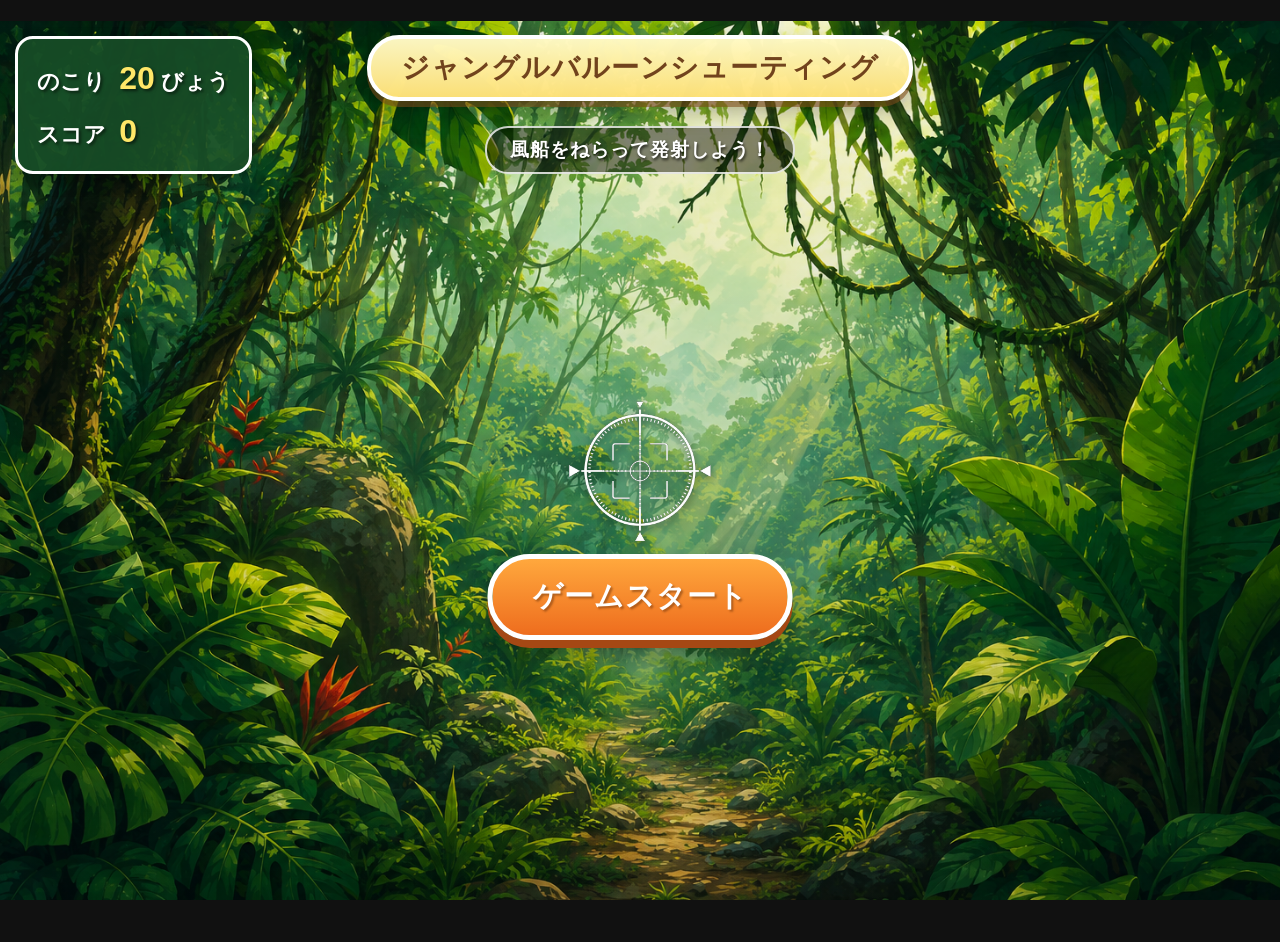
<file: index.html>
<!DOCTYPE html>
<html lang="ja">

<head>
    <meta charset="UTF-8">

    <meta
        name="viewport"
        content="width=device-width, initial-scale=1.0"
    >

    <title>ジャングルバルーンシューティング</title>
　　<link
    rel="stylesheet"
    href="style.css?v=50"
>
</head>
<body>

    <main id="game">
        <!-- タイトル -->
        <div id="title">
            ジャングルバルーンシューティング
        </div>

        <!-- 時間とスコア -->
        <div id="info">

            <div>
                のこり
                <span id="time">20</span>
                びょう
            </div>

            <div>
                スコア
                <span id="score">0</span>
            </div>

        </div>

        <!-- 遊び方 -->
        <div id="instruction">
            風船をねらって発射しよう！
        </div>

        <!-- 風船を入れる場所 -->
        <div id="balloonArea"></div>

        <!-- 照準 -->
        <div id="scope"></div>

        <!-- 発射時の光 -->
        <div id="shotFlash"></div>

        <!-- カウントダウン -->
        <div id="countdown"></div>

        <!-- 接続状況 -->
        <div id="connectionStatus">

            <div>
                カメラ：
                <span id="cameraStatus">待機中</span>
            </div>

            <div>
                マーカー：
                <span id="markerStatus">未検出</span>
            </div>

            <div>
                コントローラー：
                <span id="firebaseStatus">接続中</span>
            </div>

        </div>

        <!-- 終了時の暗い背景 -->
        <div id="resultOverlay"></div>

        <!-- 終了メッセージ -->
        <div id="message"></div>
  <!-- ==================================================
     宝の地図ピースGET画面
   ================================================== -->
        <div id="rewardScreen">
        <div id="rewardTitle">
          宝の地図のピースGET！
       </div>
        <img
          id="mapPieceImage"
          src="images/map-piece.png"
          alt="宝の地図のピース"
         >
       </div>
        <!-- スタートボタン -->
        <button id="startButton">
            ゲームスタート
        </button>

    </main>
　　<script
    src="script.js?v=50"
></script>　
   
</body>

</html>
</file>
<file: style.css>
/* ==================================================
   ジャングルバルーンシューティング
   style.css 完成版 ①

   このCSSで使う機能
   ・ジャングル背景
   ・タイトル、スコア、残り時間
   ・風船の表示とふわふわ動作
   ・割れた画像の表示
   ・マウス照準
   ・発射時の光
================================================== */


/* ==================================================
   全体設定
================================================== */

* {
    box-sizing: border-box;
}

html,
body {
    width: 100%;
    height: 100%;

    margin: 0;
    padding: 0;

    overflow: hidden;
}

body {
    background: #111;

    font-family:
        "Arial Rounded MT Bold",
        "Hiragino Maru Gothic ProN",
        "Yu Gothic",
        sans-serif;
}


/* ==================================================
   ゲーム画面
================================================== */

#game {
    position: relative;

    width: 100vw;
    height: 100vh;

    overflow: hidden;

    background-color: #286c35;
    background-image:
        url("images/background.png");

    background-size: cover;
    background-position: center;
    background-repeat: no-repeat;

    cursor: crosshair;

    user-select: none;

    isolation: isolate;
}


/* 背景を少し暗くして風船を見やすくする */
#game::before {
    content: "";

    position: absolute;

    inset: 0;

    background:
        linear-gradient(
            rgba(0, 0, 0, 0.03),
            rgba(0, 0, 0, 0.16)
        );

    pointer-events: none;

    z-index: 1;
}


/* ==================================================
   タイトル
================================================== */

#title {
    position: absolute;

    top: 14px;
    left: 50%;

    transform:
        translateX(-50%);

    padding:
        10px 30px;

    border:
        4px solid white;

    border-radius:
        32px;

    background:
        linear-gradient(
            180deg,
            rgba(255, 249, 196, 0.98),
            rgba(255, 226, 121, 0.98)
        );

    color:
        #71431d;

    font-size:
        28px;

    font-weight:
        bold;

    letter-spacing:
        1px;

    white-space:
        nowrap;

    box-shadow:
        0 6px 0 rgba(128, 76, 27, 0.55),
        0 11px 22px rgba(0, 0, 0, 0.28);

    z-index:
        50;
}


/* ==================================================
   時間・スコア
================================================== */

#info {
    position: absolute;

    top: 15px;
    left: 15px;

    min-width:
        210px;

    padding:
        13px 19px;

    border:
        3px solid white;

    border-radius:
        18px;

    background:
        rgba(24, 78, 39, 0.9);

    color:
        white;

    font-size:
        22px;

    font-weight:
        bold;

    line-height:
        1.65;

    text-shadow:
        2px 2px 3px
        rgba(0, 0, 0, 0.55);

    box-shadow:
        0 7px 15px
        rgba(0, 0, 0, 0.3);

    z-index:
        55;
}


#time,
#score {
    display:
        inline-block;

    margin-left:
        7px;

    color:
        #ffe768;

    font-size:
        32px;
}


/* スコアが増えたとき */
#score.bump {
    animation:
        scoreBump
        0.3s
        ease-out;
}


@keyframes scoreBump {

    0% {
        transform:
            scale(1);
    }

    45% {
        transform:
            scale(1.5);
    }

    100% {
        transform:
            scale(1);
    }
}


/* 残り5秒の表示 */
#time.danger {
    color:
        #ff6868;

    animation:
        timePulse
        0.65s
        ease-in-out
        infinite;
}


@keyframes timePulse {

    0%,
    100% {
        transform:
            scale(1);
    }

    50% {
        transform:
            scale(1.2);
    }
}


/* ==================================================
   遊び方
================================================== */

#instruction {
    position: absolute;

    top: 105px;
    left: 50%;

    transform:
        translateX(-50%);

    padding:
        9px 23px;

    border:
        2px solid
        rgba(255, 255, 255, 0.8);

    border-radius:
        23px;

    background:
        rgba(0, 0, 0, 0.46);

    color:
        white;

    font-size:
        19px;

    font-weight:
        bold;

    letter-spacing:
        1px;

    text-shadow:
        1px 2px 3px
        rgba(0, 0, 0, 0.75);

    pointer-events:
        none;

    z-index:
        40;
}


/* ==================================================
   風船エリア
================================================== */

#balloonArea {
    position:
        absolute;

    inset:
        0;

    pointer-events:
        none;

    z-index:
        10;
}


/* ==================================================
   通常の風船
================================================== */

.balloon {
    position:
        absolute;

    width:
        230px;

    height:
        310px;

    object-fit:
        contain;

    pointer-events:
        none;

    user-select:
        none;

    -webkit-user-drag:
        none;

    transform-origin:
        center 32%;

    filter:
        drop-shadow(
            0 10px 8px
            rgba(0, 0, 0, 0.3)
        );

    animation:
        balloonAppear
        0.34s
        ease-out,

        balloonFloat
        2.2s
        ease-in-out
        0.34s
        infinite;

    will-change:
        transform,
        opacity;

    z-index:
        12;
}


/* ==================================================
   風船が出現するとき
================================================== */

@keyframes balloonAppear {

    0% {
        opacity:
            0;

        transform:
            scale(0.45)
            translateY(30px);
    }

    70% {
        opacity:
            1;

        transform:
            scale(1.08)
            translateY(-5px);
    }

    100% {
        opacity:
            1;

        transform:
            scale(1)
            translateY(0);
    }
}


/* ==================================================
   風船がふわふわ動く
================================================== */

@keyframes balloonFloat {

    0%,
    100% {
        transform:
            translate3d(0, 0, 0)
            rotate(-2deg);
    }

    50% {
        transform:
            translate3d(0, -18px, 0)
            rotate(2deg);
    }
}


/* 風船ごとに動くタイミングをずらす */

.balloon:nth-child(2) {
    animation-delay:
        0s,
        -0.55s;
}

.balloon:nth-child(3) {
    animation-delay:
        0s,
        -1.1s;
}

.balloon:nth-child(4) {
    animation-delay:
        0s,
        -1.65s;
}


/* ==================================================
   命中して割れた風船
================================================== */

.balloon.popping {
    animation:
        balloonBurst
        0.55s
        ease-out
        forwards
        !important;

    pointer-events:
        none;
}


/* 割れた画像を一瞬大きくして消す */
@keyframes balloonBurst {

    0% {
        opacity:
            1;

        transform:
            scale(0.85);
    }

    25% {
        opacity:
            1;

        transform:
            scale(1.28)
            rotate(-4deg);
    }

    55% {
        opacity:
            1;

        transform:
            scale(1.12)
            rotate(3deg);
    }

    100% {
        opacity:
            0;

        transform:
            scale(1.55)
            rotate(8deg);
    }
}


/* ==================================================
   ゴールド風船
================================================== */

.balloon.gold {
    filter:
        drop-shadow(
            0 0 9px
            #fff7a0
        )

        drop-shadow(
            0 0 20px
            #ffd000
        )

        drop-shadow(
            0 9px 7px
            rgba(0, 0, 0, 0.3)
        );

    animation:
        balloonAppear
        0.34s
        ease-out,

        goldFloat
        1.65s
        ease-in-out
        0.34s
        infinite,

        goldGlow
        0.85s
        ease-in-out
        infinite
        alternate;
}


@keyframes goldFloat {

    0%,
    100% {
        transform:
            translate3d(0, 0, 0)
            rotate(-3deg);
    }

    50% {
        transform:
            translate3d(0, -23px, 0)
            rotate(3deg);
    }
}


@keyframes goldGlow {

    from {
        filter:
            drop-shadow(
                0 0 7px
                #fff3a0
            )

            drop-shadow(
                0 0 14px
                #ffd000
            )

            drop-shadow(
                0 9px 7px
                rgba(0, 0, 0, 0.3)
            );
    }

    to {
        filter:
            drop-shadow(
                0 0 16px
                white
            )

            drop-shadow(
                0 0 31px
                #ffd000
            )

            drop-shadow(
                0 9px 7px
                rgba(0, 0, 0, 0.3)
            );
    }
}


/* ゴールド風船が割れたとき */
.balloon.gold.popping {
    animation:
        goldBalloonBurst
        0.65s
        cubic-bezier(
            0.18,
            0.82,
            0.32,
            1
        )
        forwards
        !important;
}


@keyframes goldBalloonBurst {

    0% {
        opacity:
            1;

        transform:
            scale(0.85);
    }

    25% {
        opacity:
            1;

        transform:
            scale(1.45)
            rotate(-7deg);
    }

    55% {
        opacity:
            1;

        transform:
            scale(1.2)
            rotate(6deg);
    }

    100% {
        opacity:
            0;

        transform:
            scale(1.85)
            rotate(12deg);
    }
}


/* ==================================================
   照準
================================================== */

#scope {
    position:
        absolute;

    width:
        150px;

    height:
        150px;

    left:
        50%;

    top:
        50%;

    transform:
        translate(-50%, -50%);

    background-image:
        url("images/scope.png");

    background-size:
        contain;

    background-position:
        center;

    background-repeat:
        no-repeat;

    pointer-events:
        none;

    opacity:
        1;

    filter:
        drop-shadow(
            0 3px 5px
            rgba(0, 0, 0, 0.55)
        );

    z-index:
        1000;
}


/* 照準の発射アニメーション */
#scope.shooting {
    animation:
        scopeShoot
        0.18s
        ease-out;
}


@keyframes scopeShoot {

    0% {
        transform:
            translate(-50%, -50%)
            scale(1);
    }

    45% {
        transform:
            translate(-50%, -50%)
            scale(0.72);
    }

    100% {
        transform:
            translate(-50%, -50%)
            scale(1);
    }
}


/* ==================================================
   発射時の光
================================================== */

#shotFlash {
    position:
        absolute;

    width:
        55px;

    height:
        55px;

    left:
        50%;

    top:
        50%;

    border-radius:
        50%;

    background:
        radial-gradient(
            circle,
            rgba(255, 255, 255, 1) 0%,
            rgba(255, 230, 100, 0.95) 25%,
            rgba(255, 150, 0, 0.35) 65%,
            rgba(255, 150, 0, 0) 100%
        );

    opacity:
        0;

    transform:
        translate(-50%, -50%)
        scale(0.3);

    pointer-events:
        none;

    z-index:
        990;
}


#shotFlash.show {
    animation:
        shotFlashAnimation
        0.2s
        ease-out;
}


@keyframes shotFlashAnimation {

    0% {
        opacity:
            1;

        transform:
            translate(-50%, -50%)
            scale(0.3);
    }

    100% {
        opacity:
            0;

        transform:
            translate(-50%, -50%)
            scale(2.7);
    }
}
/* ==================================================
   点数表示
================================================== */

.score-popup {
    position:
        absolute;

    transform:
        translate(-50%, -50%);

    color:
        white;

    font-size:
        42px;

    font-weight:
        bold;

    text-shadow:
        0 3px 3px
        rgba(0, 0, 0, 0.55),

        0 0 8px
        rgba(255, 255, 255, 0.95);

    pointer-events:
        none;

    z-index:
        5000;

    animation:
        scorePopup
        0.85s
        ease-out
        forwards;
}


/* ゴールド風船の点数表示 */
.score-popup.gold {
    color:
        #fff38b;

    font-size:
        56px;

    text-shadow:
        0 0 5px
        white,

        0 0 16px
        #ffd000,

        0 4px 3px
        #8a5800;
}


@keyframes scorePopup {

    0% {
        opacity:
            0;

        transform:
            translate(-50%, -35%)
            scale(0.4);
    }

    30% {
        opacity:
            1;

        transform:
            translate(-50%, -60%)
            scale(1.35);
    }

    100% {
        opacity:
            0;

        transform:
            translate(-50%, -170%)
            scale(0.9);
    }
}


/* ==================================================
   紙吹雪
================================================== */

.confetti {
    position:
        absolute;

    width:5px;
    height:9px;

    border-radius:
        3px;

    pointer-events:
        none;

    z-index:
        5100;

    box-shadow:
        0 0 5px
        rgba(255, 255, 255, 0.8);

    animation:
        confettiBurst
        var(--duration)
        cubic-bezier(
            0.15,
            0.68,
            0.24,
            1
        )
        forwards;
}


@keyframes confettiBurst {

    0% {
        opacity:
            1;

        transform:
            translate(-50%, -50%)
            translate3d(0, 0, 0)
            rotate(0deg)
            scale(1.35);
    }

    30% {
        opacity:
            1;
    }

    100% {
        opacity:
            0;

        transform:
            translate(-50%, -50%)
            translate3d(
                var(--move-x),
                var(--move-y),
                0
            )
            rotate(
                var(--rotate)
            )
            scale(0.4);
    }
}


/* ==================================================
   豪華な破裂エフェクト
================================================== */


/* --------------------------------------------------
   中央の強い光
-------------------------------------------------- */

.burst-flash {
    position:
        absolute;

    width:80px;
    height:80px;

    border-radius:50%;

    transform:
        translate(-50%, -50%);

    background:
        radial-gradient(
            circle,
            white 0%,
            rgba(255, 255, 170, 1) 18%,
            rgba(255, 180, 60, 0.9) 42%,
            rgba(255, 90, 20, 0.5) 63%,
            rgba(255, 80, 20, 0) 80%
        );

    pointer-events:
        none;

    z-index:
        5200;

    mix-blend-mode:
        screen;

    animation:
        burstFlashAnimation
        0.6s
        ease-out
        forwards;
}


/* ゴールド風船の強い光 */
.burst-flash.gold {
    width:
        110px;

    height:
        110px;

    background:
        radial-gradient(
            circle,
            white 0%,
            #fffbd1 15%,
            #fff27c 30%,
            rgba(255, 208, 0, 0.95) 52%,
            rgba(255, 145, 0, 0) 82%
        );

    box-shadow:
        0 0 30px
        white,

        0 0 60px
        #ffd000;
}


@keyframes burstFlashAnimation {

    0% {
        opacity:
            1;

        transform:
            translate(-50%, -50%)
            scale(2);
    }

    45% {
        opacity:
            1;

        transform:
            translate(-50%, -50%)
            scale(1.6);
    }

    100% {
        opacity:
            0;

        transform:
            translate(-50%, -50%)
            scale(2.8);
    }
}


/* --------------------------------------------------
   外側へ広がる白い衝撃波
-------------------------------------------------- */

.burst-shockwave {
    position:
        absolute;

    width:
        90px;

    height:
        90px;

    border:
        10px solid
        rgba(255, 255, 255, 0.98);

    border-radius:
        50%;

    transform:
        translate(-50%, -50%);

    pointer-events:
        none;

    z-index:
        5190;

    box-shadow:
        0 0 15px
        rgba(255, 255, 255, 0.95);

    animation:
        burstShockwaveAnimation
        0.72s
        ease-out
        forwards;
}


/* ゴールド風船の衝撃波 */
.burst-shockwave.gold {
    border-color:
        #fff17a;

    box-shadow:
        0 0 18px
        white,

        0 0 45px
        #ffd000;
}


@keyframes burstShockwaveAnimation {

    0% {
        opacity:
            1;

        transform:
            translate(-50%, -50%)
            scale(0.2);
    }

    100% {
        opacity:
            0;

        transform:
            translate(-50%, -50%)
            scale(5.2);
    }
}


/* --------------------------------------------------
   飛び散る星
-------------------------------------------------- */

.burst-star {
    position:
        absolute;

    width:
        20px;

    height:
        20px;

    background:
        linear-gradient(
            135deg,
            white,
            #ffdf68,
            #ff9c00
        );

    transform:
        translate(-50%, -50%)
        rotate(45deg);

    box-shadow:
        0 0 9px
        white,

        0 0 18px
        #ff8a00;

    pointer-events:
        none;

    z-index:
        5210;

    animation:
        burstStarAnimation
        0.85s
        cubic-bezier(
            0.12,
            0.75,
            0.28,
            1
        )
        forwards;
}


/* 星らしい形にする */
.burst-star::before,
.burst-star::after {
    content:
        "";

    position:
        absolute;

    inset:
        0;

    background:
        inherit;

    box-shadow:
        inherit;
}


.burst-star::before {
    transform:
        rotate(30deg);
}


.burst-star::after {
    transform:
        rotate(60deg);
}


/* ゴールド風船の星 */
.burst-star.gold {
    width:
        26px;

    height:
        26px;

    background:
        linear-gradient(
            135deg,
            white,
            #fff9ae,
            #ffd000,
            #ff9800
        );

    box-shadow:
        0 0 12px
        white,

        0 0 27px
        #ffd000;
}


@keyframes burstStarAnimation {

    0% {
        opacity:
            1;

        transform:
            translate(-50%, -50%)
            translate(0, 0)
            rotate(0deg)
            scale(0.3);
    }

    25% {
        opacity:
            1;

        transform:
            translate(-50%, -50%)
            translate(0, 0)
            rotate(90deg)
            scale(1.6);
    }

    100% {
        opacity:
            0;

        transform:
            translate(-50%, -50%)
            translate(
                var(--burst-x),
                var(--burst-y)
            )
            rotate(
                var(--burst-rotate)
            )
            scale(0.2);
    }
}


/* ==================================================
   追加のキラキラ粒
================================================== */

.sparkle {
    position:
        absolute;

    width:
        8px;

    height:
        8px;

    border-radius:
        50%;

    background:
        white;

    box-shadow:
        0 0 8px
        white,

        0 0 16px
        #ffd34d;

    pointer-events:
        none;

    z-index:
        5220;

    animation:
        sparkleBurst
        0.75s
        ease-out
        forwards;
}


@keyframes sparkleBurst {

    0% {
        opacity:
            1;

        transform:
            translate(-50%, -50%)
            scale(1.3);
    }

    100% {
        opacity:
            0;

        transform:
            translate(-50%, -50%)
            translate(
                var(--sparkle-x),
                var(--sparkle-y)
            )
            scale(0.1);
    }
}


/* ==================================================
   画面揺れ
================================================== */


/* 通常風船 */
#game.screen-shake {
    animation:
        screenShake
        0.28s
        linear;
}


@keyframes screenShake {

    0% {
        transform:
            translate(0, 0);
    }

    20% {
        transform:
            translate(-6px, 4px);
    }

    40% {
        transform:
            translate(6px, -4px);
    }

    60% {
        transform:
            translate(-4px, -3px);
    }

    80% {
        transform:
            translate(4px, 3px);
    }

    100% {
        transform:
            translate(0, 0);
    }
}


/* ゴールド風船 */
#game.screen-shake-gold {
    animation:
        screenShakeGold
        0.45s
        linear;
}


@keyframes screenShakeGold {

    0% {
        transform:
            translate(0, 0)
            scale(1);
    }

    15% {
        transform:
            translate(-11px, 7px)
            scale(1.006);
    }

    30% {
        transform:
            translate(10px, -8px)
            scale(1.004);
    }

    45% {
        transform:
            translate(-9px, -5px)
            scale(1.008);
    }

    60% {
        transform:
            translate(8px, 6px)
            scale(1.003);
    }

    75% {
        transform:
            translate(-5px, 3px)
            scale(1.002);
    }

    100% {
        transform:
            translate(0, 0)
            scale(1);
    }
}
/* ==================================================
   カウントダウン
================================================== */

#countdown {
    position:
        absolute;

    left:
        50%;

    top:
        50%;

    transform:
        translate(-50%, -50%);

    color:
        white;

    font-size:
        140px;

    font-weight:
        bold;

    text-align:
        center;

    text-shadow:
        0 7px 0
        rgba(62, 93, 25, 0.85),

        0 0 20px
        rgba(255, 255, 255, 0.85);

    pointer-events:
        none;

    display:
        none;

    z-index:
        7000;
}


/* JavaScriptでshowクラスが付いたとき */
#countdown.show {
    display:
        block;

    animation:
        countdownPop
        0.72s
        ease-out;
}


@keyframes countdownPop {

    0% {
        opacity:
            0;

        transform:
            translate(-50%, -50%)
            scale(0.3);
    }

    35% {
        opacity:
            1;

        transform:
            translate(-50%, -50%)
            scale(1.17);
    }

    100% {
        opacity:
            0;

        transform:
            translate(-50%, -50%)
            scale(0.9);
    }
}


/* ==================================================
   接続状況
   今回はマウス操作版なので非表示
================================================== */

#connectionStatus {
    display:
        none;
}


/* ==================================================
   ゲーム終了時の暗い背景
================================================== */

#resultOverlay {
    position:
        absolute;

    inset:
        0;

    background:
        rgba(0, 0, 0, 0.58);

    display:
        none;

    pointer-events:
        none;

    z-index:
        8000;
}


/* ==================================================
   ゲーム終了メッセージ
================================================== */

#message {
    position:
        absolute;

    top:
        43%;

    left:
        50%;

    transform:
        translate(-50%, -50%);

    width:
        min(88%, 610px);

    padding:
        30px;

    border:
        5px solid white;

    border-radius:
        28px;

    background:
        linear-gradient(
            180deg,
            #fff7b5,
            #ffc754
        );

    color:
        #6d421f;

    font-size:
        39px;

    font-weight:
        bold;

    text-align:
        center;

    line-height:
        1.55;

    text-shadow:
        1px 1px 0
        white;

    box-shadow:
        0 9px 0
        #a95e1e,

        0 18px 28px
        rgba(0, 0, 0, 0.4);

    display:
        none;

    pointer-events:
        none;

    z-index:
        8100;
}


/* ==================================================
   スタートボタン
================================================== */

#startButton {
    position:
        absolute;

    top:
        64%;

    left:
        50%;

    transform:
        translate(-50%, -50%);

    min-width:
        300px;

    padding:
        18px 40px;

    border:
        5px solid white;

    border-radius:
        42px;

    background:
        linear-gradient(
            180deg,
            #ffa83d,
            #ee6d1e
        );

    color:
        white;

    font-size:
        29px;

    font-weight:
        bold;

    letter-spacing:
        1px;

    text-shadow:
        2px 2px 2px
        rgba(100, 45, 10, 0.48);

    box-shadow:
        0 8px 0
        #a54814,

        0 14px 23px
        rgba(0, 0, 0, 0.34);

    cursor:
        pointer;

    z-index:
        8200;

    transition:
        transform 0.15s ease,
        box-shadow 0.15s ease;
}


#startButton:hover {
    transform:
        translate(-50%, -50%)
        scale(1.05);
}


#startButton:active {
    transform:
        translate(-50%, -46%)
        scale(0.98);

    box-shadow:
        0 4px 0
        #a54814,

        0 8px 13px
        rgba(0, 0, 0, 0.27);
}


/* ==================================================
   クリックを邪魔しないための設定
================================================== */

#scope,
#shotFlash,
#balloonArea,
.balloon,
.score-popup,
.confetti,
.burst-flash,
.burst-shockwave,
.burst-star,
.sparkle {
    pointer-events:
        none;
}


/* ==================================================
   小さい画面
================================================== */

@media (max-width: 850px) {

    #title {
        top:
            10px;

        padding:
            8px 18px;

        font-size:
            19px;
    }


    #info {
        top:
            70px;

        left:
            10px;

        min-width:
            170px;

        padding:
            9px 13px;

        font-size:
            17px;
    }


    #time,
    #score {
        font-size:
            23px;
    }


    #instruction {
        top:
            145px;

        font-size:
            15px;
    }


    .balloon {
        width:
            170px;

        height:
            230px;
    }


    #scope {
        width:
            115px;

        height:
            115px;
    }


    #countdown {
        font-size:
            100px;
    }


    #message {
        width:
            min(90%, 500px);

        padding:
            22px;

        font-size:
            28px;
    }


    #startButton {
        min-width:
            235px;

        padding:
            15px 28px;

        font-size:
            23px;
    }


    .burst-flash {
        width:
            135px;

        height:
            135px;
    }


    .burst-flash.gold {
        width:
            190px;

        height:
            190px;
    }


    .burst-shockwave {
        width:
            70px;

        height:
            70px;
    }


    .burst-star {
        width:
            16px;

        height:
            16px;
    }


    .burst-star.gold {
        width:
            21px;

        height:
            21px;
    }
}


/* ==================================================
   とても小さい画面
================================================== */

@media (max-width: 520px) {

    #title {
        max-width:
            92%;

        overflow:
            hidden;

        text-overflow:
            ellipsis;

        font-size:
            16px;
    }


    #info {
        top:
            62px;

        min-width:
            145px;

        font-size:
            14px;
    }


    #time,
    #score {
        font-size:
            20px;
    }


    #instruction {
        top:
            132px;

        max-width:
            92%;

        font-size:
            13px;

        text-align:
            center;
    }


    .balloon {
        width:
            140px;

        height:
            190px;
    }


    #scope {
        width:
            95px;

        height:
            95px;
    }


    #countdown {
        font-size:
            78px;
    }


    #message {
        font-size:
            23px;
    }


    #startButton {
        min-width:
            210px;

        font-size:
            20px;
    }
}


/* ==================================================
   動きを減らす設定を使っている端末への対応
================================================== */

@media (prefers-reduced-motion: reduce) {

    *,
    *::before,
    *::after {
        animation-duration:
            0.01ms !important;

        animation-iteration-count:
            1 !important;

        scroll-behavior:
            auto !important;
    }
}
@media (prefers-reduced-motion: reduce) {

    *,
    *::before,
    *::after {
        animation-duration:
            0.01ms !important;

        animation-iteration-count:
            1 !important;

        scroll-behavior:
            auto !important;
    }
}
/* ==================================================
   宝の地図GET画面
================================================== */

#rewardScreen {
    position: absolute;
    inset: 0;

    display: none;
    flex-direction: column;
    justify-content: center;
    align-items: center;

    overflow: hidden;

    background:
        radial-gradient(
            circle,
            rgba(255, 196, 34, 0.25),
            rgba(0, 0, 0, 0.82) 68%
        );

    z-index: 9000;
}


/* 宝の地図のピースGET！ */
#rewardTitle {
    margin-bottom: 25px;

    color: #fff4a3;

    font-size: clamp(36px, 5vw, 64px);
    font-weight: bold;

    text-align: center;

    text-shadow:
        0 5px 0 #8d4a16,
        0 0 18px #ffd000,
        0 0 35px #ff9500;

    animation:
        rewardTitleAppear
        0.8s
        ease-out
        both;

    z-index: 9010;
}


@keyframes rewardTitleAppear {

    0% {
        opacity: 0;

        transform:
            translateY(-40px)
            scale(0.4);
    }

    70% {
        opacity: 1;

        transform:
            translateY(8px)
            scale(1.12);
    }

    100% {
        opacity: 1;

        transform:
            translateY(0)
            scale(1);
    }
}


/* 宝の地図ピース */
#mapPieceImage {
    width: min(46vw, 430px);
    max-height: 60vh;

    object-fit: contain;

    pointer-events: none;

    filter:
        drop-shadow(0 0 15px #ffe76a)
        drop-shadow(0 0 35px #ffb300)
        drop-shadow(0 12px 10px rgba(0, 0, 0, 0.4));

    animation:
        mapPieceFlyForward
        1.2s
        cubic-bezier(0.18, 0.82, 0.25, 1.15)
        both;

    z-index: 9010;
}


/* 奥から手前へ飛び出す */
@keyframes mapPieceFlyForward {

    0% {
        opacity: 0;

        transform:
            perspective(900px)
            translateZ(-800px)
            scale(0.08)
            rotate(-12deg);
    }

    55% {
        opacity: 1;

        transform:
            perspective(900px)
            translateZ(180px)
            scale(1.18)
            rotate(5deg);
    }

    75% {
        transform:
            perspective(900px)
            translateZ(-20px)
            scale(0.96)
            rotate(-2deg);
    }

    100% {
        opacity: 1;

        transform:
            perspective(900px)
            translateZ(0)
            scale(1)
            rotate(0deg);
    }
}


@media (max-width: 700px) {

    #rewardTitle {
        font-size: 34px;
    }

    #mapPieceImage {
        width: min(72vw, 330px);
        max-height: 52vh;
    }
}
</file>
